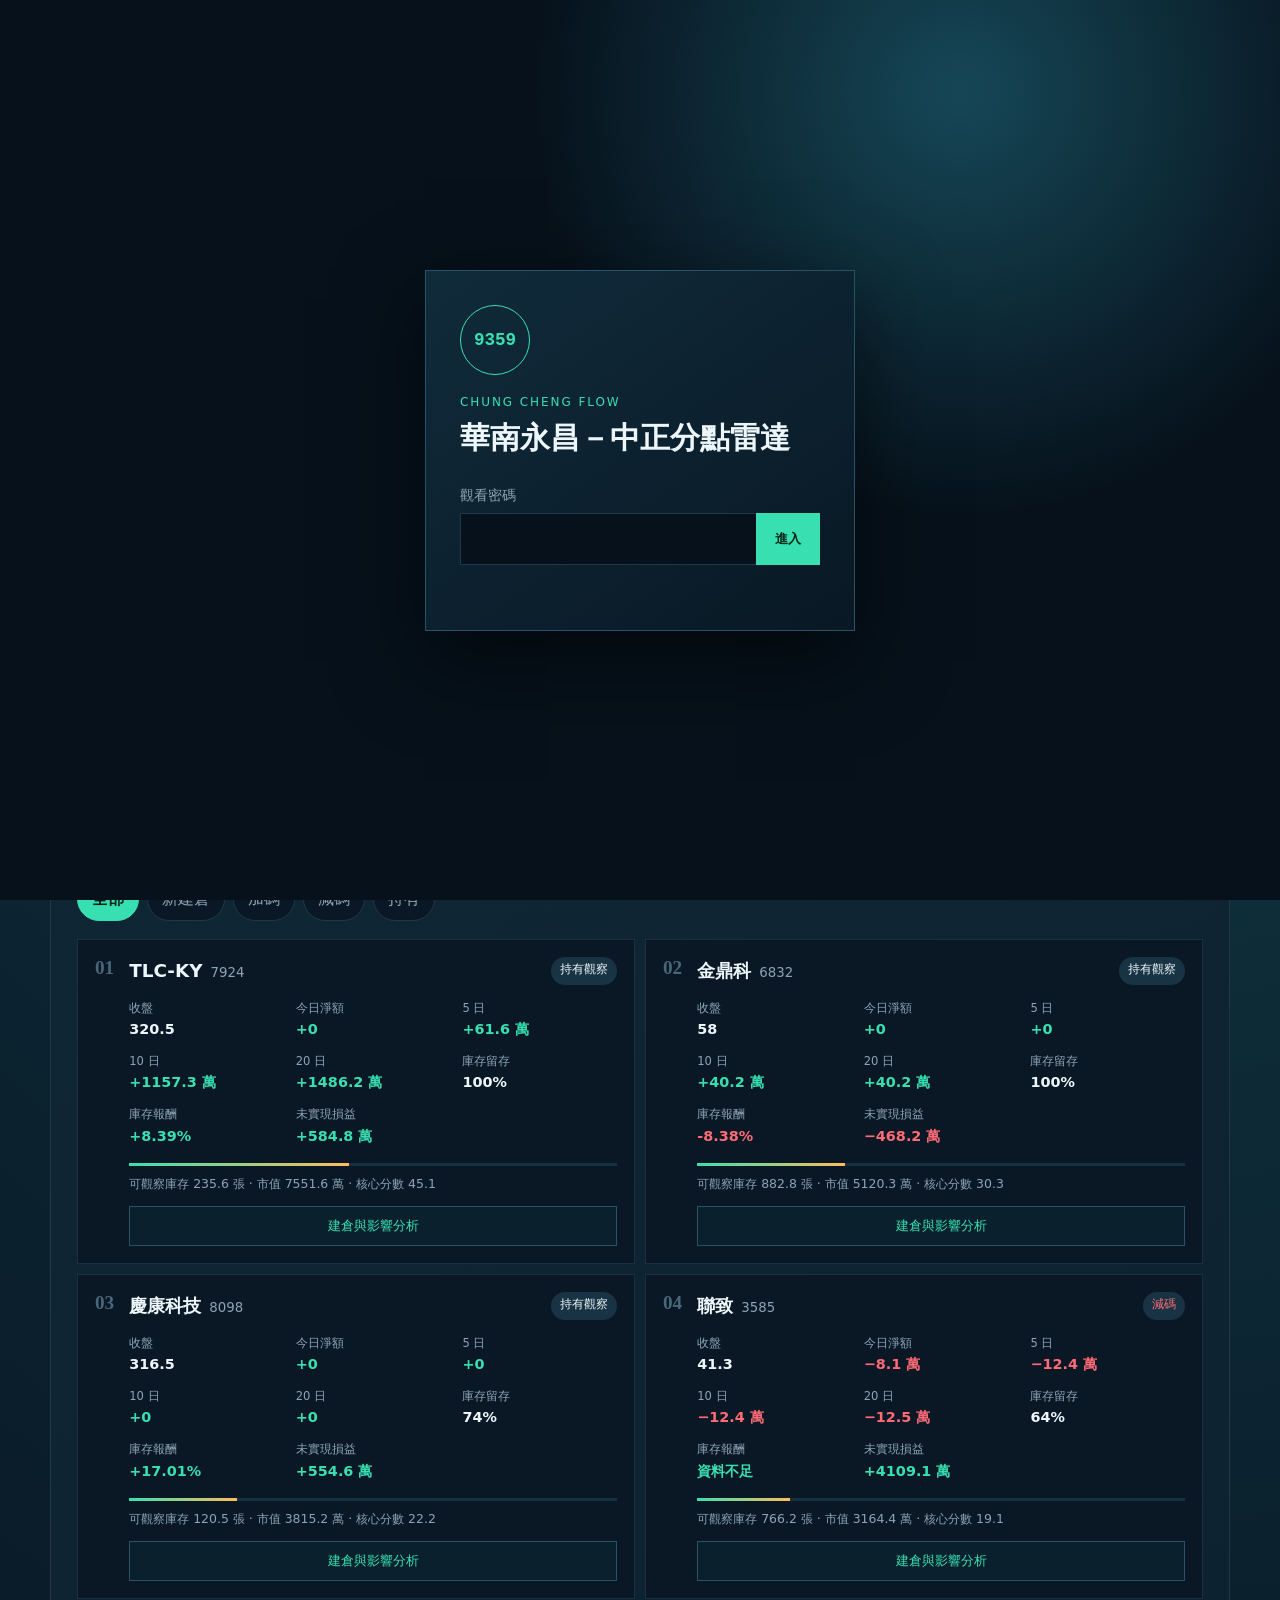
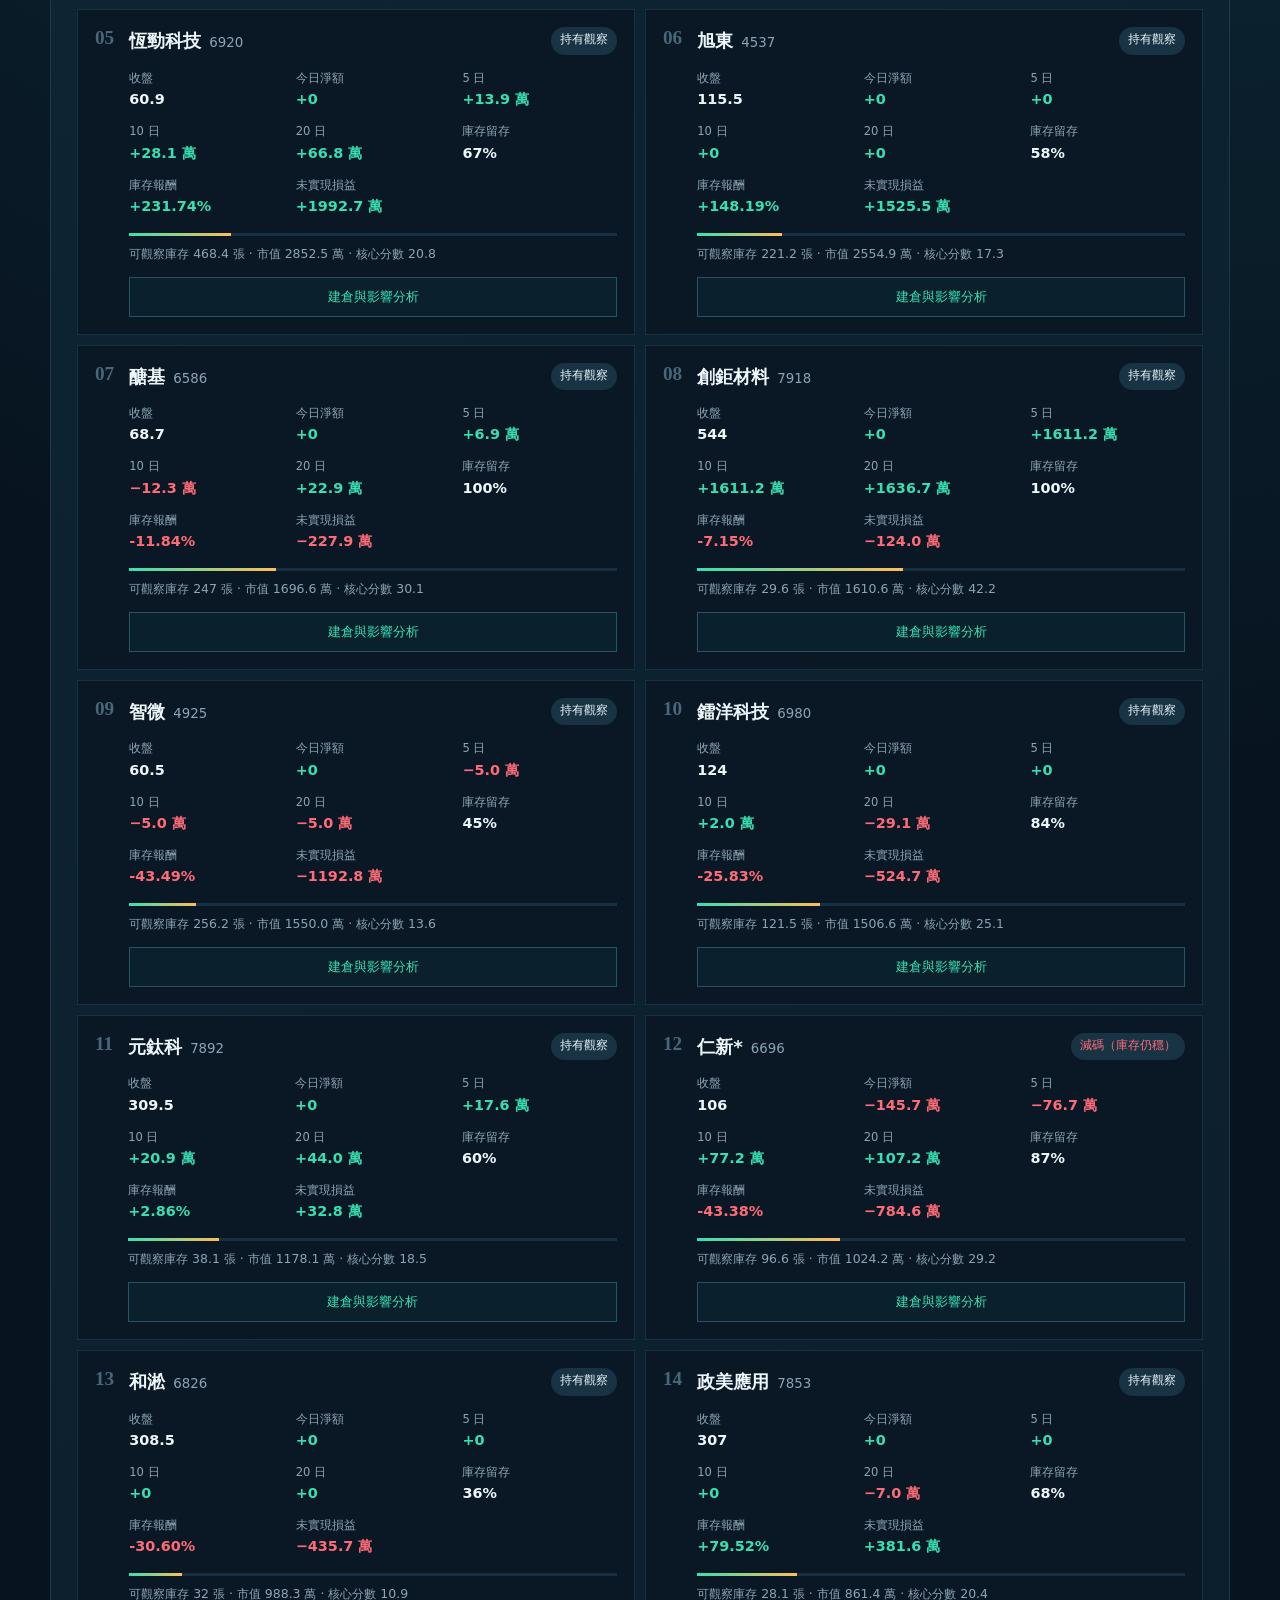
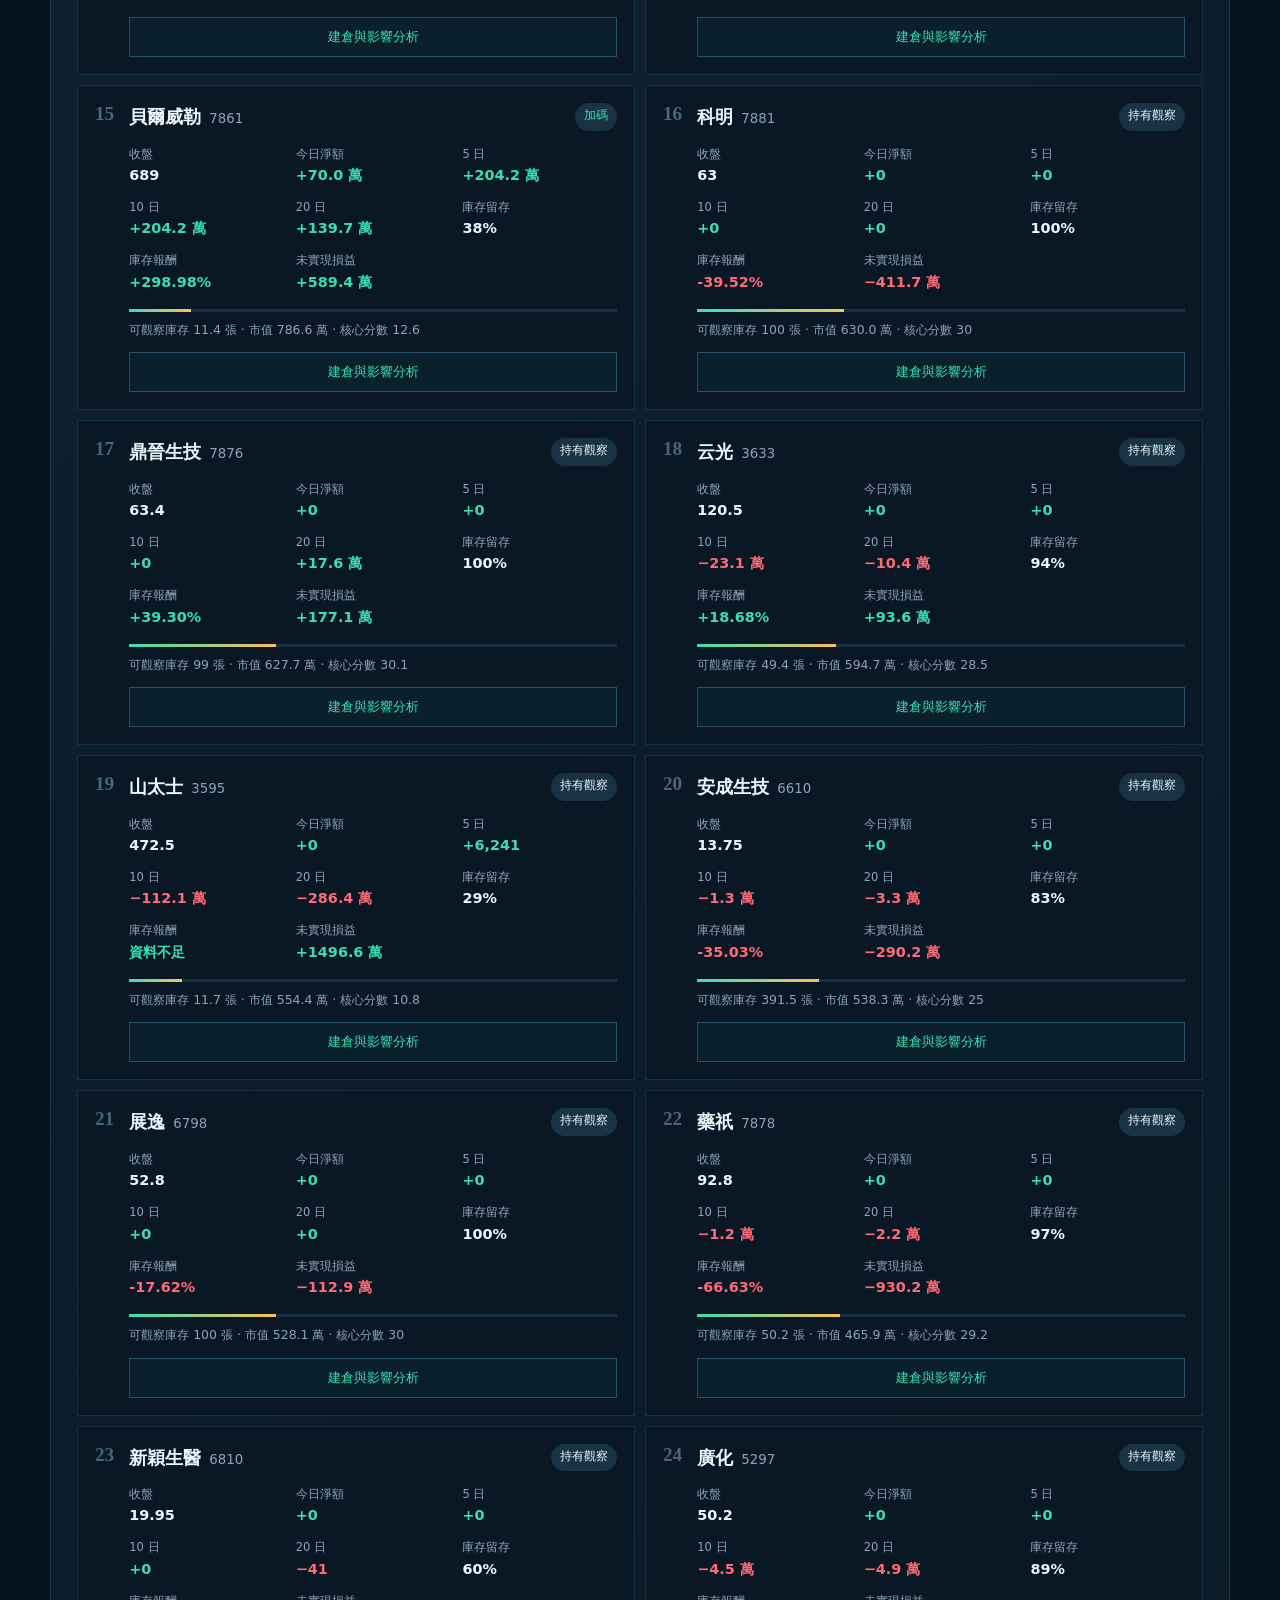
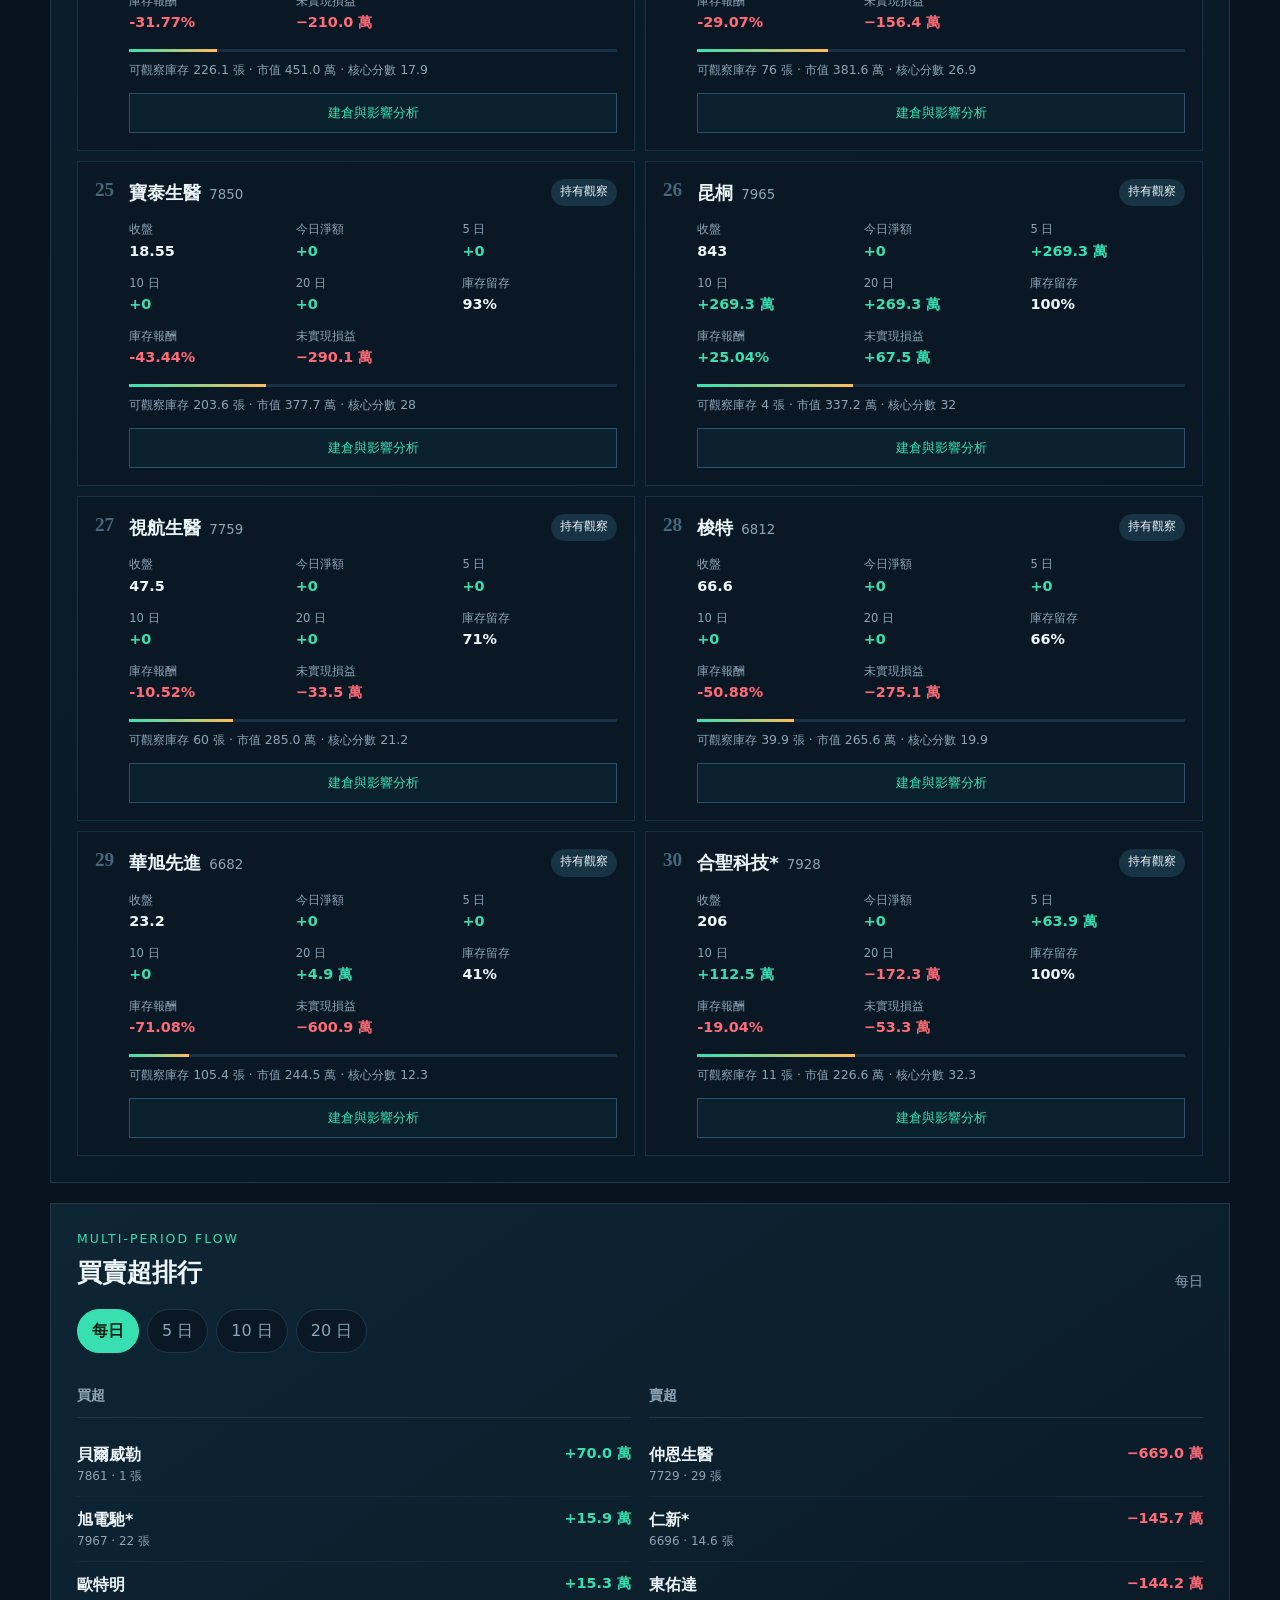
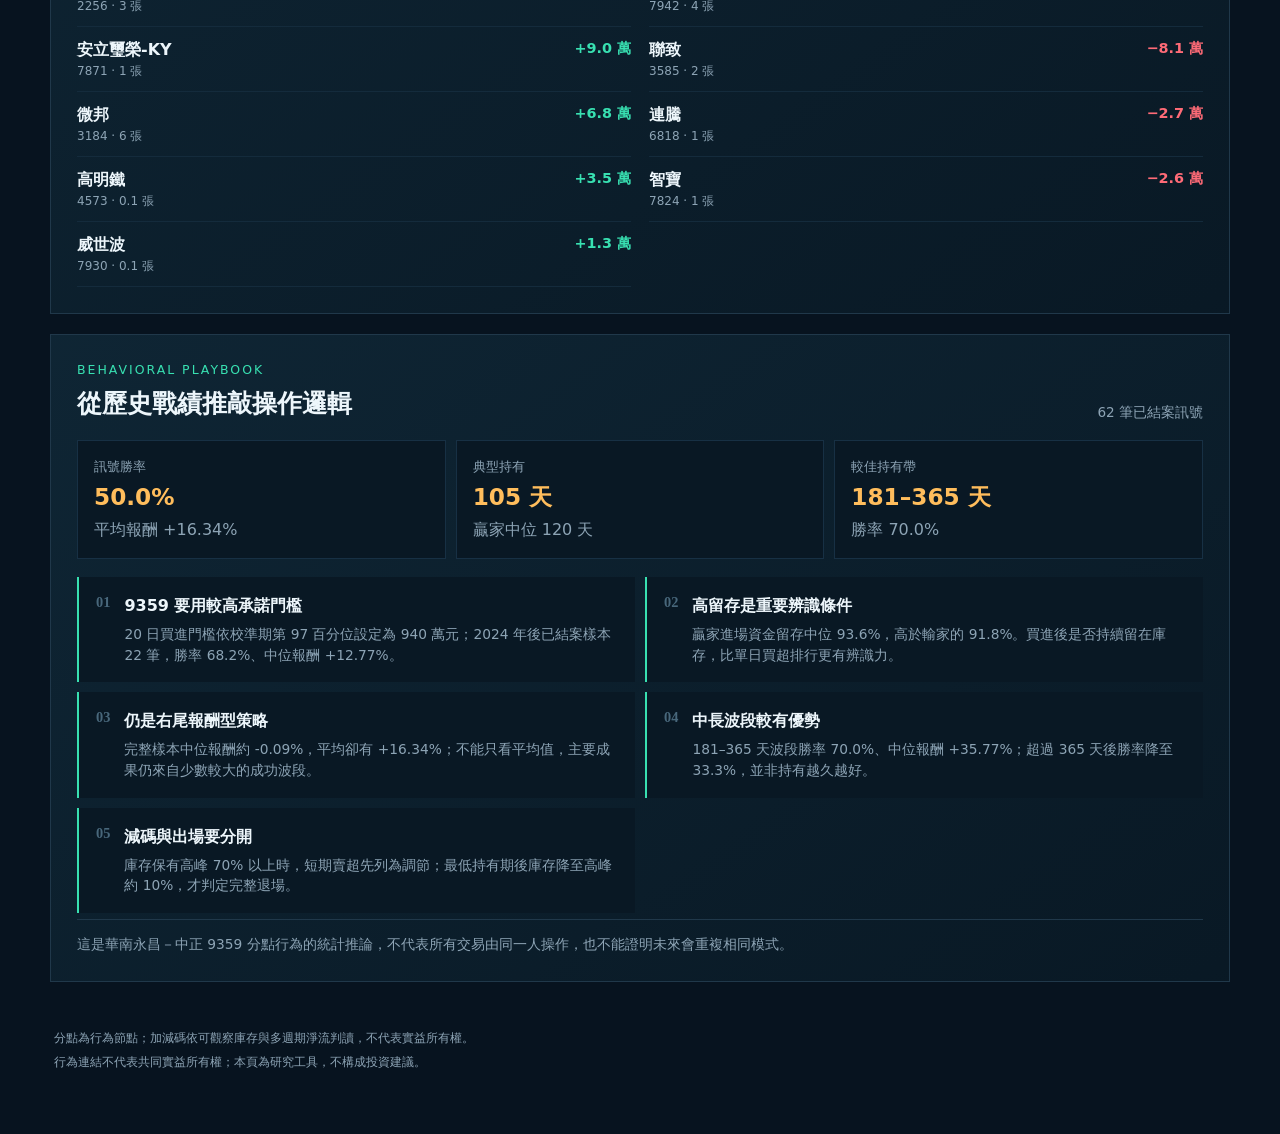
<file: index.html>
<!doctype html>
<html lang="zh-Hant">
<head>
  <meta charset="utf-8">
  <meta name="viewport" content="width=device-width,initial-scale=1">
  <meta name="theme-color" content="#07131f">
  <meta name="description" content="華南永昌－中正 9359 分點核心持股、每日與多週期買賣及加減碼追蹤">
  <title>華南永昌－中正 9359｜分點資金雷達</title>
  <link rel="stylesheet" href="./assets/app.css">
  <link rel="stylesheet" href="./assets/logic.css">
  <link rel="stylesheet" href="./assets/auth.css">
  <link rel="stylesheet" href="./assets/impact.css">
  <link rel="stylesheet" href="./assets/jump.css">
  <style>
    .logic-metrics{display:grid;grid-template-columns:repeat(3,1fr);gap:10px;margin-bottom:18px}.logic-metrics article{background:#091824;border:1px solid #173044;padding:16px}.logic-metrics small,.logic-metrics span{display:block;color:var(--muted)}.logic-metrics strong{display:block;font-size:1.45rem;color:var(--amber);margin:3px 0}.playbook{display:grid;grid-template-columns:1fr 1fr;gap:10px}.playbook article{display:flex;gap:14px;padding:17px;background:#091824;border-left:2px solid var(--mint)}.playbook i{color:#48677b;font:700 .9rem ui-monospace}.playbook b{font-size:1rem}.playbook p,.inference{color:var(--muted);font-size:.86rem;margin:6px 0 0}.inference{border-top:1px solid var(--line);padding-top:14px}
    @media(max-width:760px){.logic-metrics,.playbook{grid-template-columns:1fr}}
  </style>
</head>
<body class="locked">
  <section class="auth-gate" id="auth-gate" aria-labelledby="auth-title">
    <form class="auth-card" id="auth-form">
      <div class="auth-mark">9359</div><p>CHUNG CHENG FLOW</p>
      <h1 id="auth-title">華南永昌－中正分點雷達</h1>
      <label for="access-password">觀看密碼</label>
      <div class="auth-input"><input id="access-password" type="password" inputmode="numeric" autocomplete="current-password" required><button type="submit">進入</button></div>
      <span id="auth-error" role="alert"></span>
    </form>
  </section>
  <main class="shell">
    <header>
      <div class="brand"><i></i><span>HORIZON FLOW</span></div>
      <div class="header-actions"><a class="jump-flow" href="./strategy.html">兩檔策略追蹤 →</a><button class="jump-flow" id="jump-today" type="button">今日買賣 ↓</button><div class="fresh" id="fresh">資料載入中</div></div>
    </header>
    <section class="hero">
      <div><p>興櫃分點行為追蹤</p><h1>華南永昌－中正 <b>9359</b></h1><span>核心持股與資金動作，一眼辨識新建倉、加碼與減碼。</span></div>
      <div class="threshold"><small>20 日承諾門檻</small><strong id="threshold">—</strong><em>只用校準期資料設定</em></div>
    </section>
    <section class="summary" id="summary"></section>
    <section class="panel core">
      <div class="panel-head"><div><p>CORE POSITIONS</p><h2>主要核心股票</h2></div><span>依承諾、留存與資金規模排序</span></div>
      <div class="filters" id="actions">
        <button class="active" data-action="all">全部</button><button data-action="new">新建倉</button><button data-action="add">加碼</button><button data-action="trim,reduce">減碼</button><button data-action="hold">持有</button>
      </div>
      <div class="cards" id="core-list"></div>
      <p class="none" id="empty" hidden>這個分類目前沒有股票。</p>
    </section>
    <section class="panel flows" id="today-flow">
      <div class="panel-head"><div><p>MULTI-PERIOD FLOW</p><h2>買賣超排行</h2></div><span id="period-label">每日</span></div>
      <div class="filters" id="periods"><button class="active" data-period="1">每日</button><button data-period="5">5 日</button><button data-period="10">10 日</button><button data-period="20">20 日</button></div>
      <div class="split"><div><h3>買超</h3><div id="buyers"></div></div><div><h3>賣超</h3><div id="sellers"></div></div></div>
    </section>
    <section class="panel logic">
      <div class="panel-head"><div><p>BEHAVIORAL PLAYBOOK</p><h2>從歷史戰績推敲操作邏輯</h2></div><span>62 筆已結案訊號</span></div>
      <div class="logic-metrics">
        <article><small>訊號勝率</small><strong>50.0%</strong><span>平均報酬 +16.34%</span></article>
        <article><small>典型持有</small><strong>105 天</strong><span>贏家中位 120 天</span></article>
        <article><small>較佳持有帶</small><strong>181–365 天</strong><span>勝率 70.0%</span></article>
      </div>
      <div class="playbook">
        <article><i>01</i><div><b>9359 要用較高承諾門檻</b><p>20 日買進門檻依校準期第 97 百分位設定為 940 萬元；2024 年後已結案樣本 22 筆，勝率 68.2%、中位報酬 +12.77%。</p></div></article>
        <article><i>02</i><div><b>高留存是重要辨識條件</b><p>贏家進場資金留存中位 93.6%，高於輸家的 91.8%。買進後是否持續留在庫存，比單日買超排行更有辨識力。</p></div></article>
        <article><i>03</i><div><b>仍是右尾報酬型策略</b><p>完整樣本中位報酬約 -0.09%，平均卻有 +16.34%；不能只看平均值，主要成果仍來自少數較大的成功波段。</p></div></article>
        <article><i>04</i><div><b>中長波段較有優勢</b><p>181–365 天波段勝率 70.0%、中位報酬 +35.77%；超過 365 天後勝率降至 33.3%，並非持有越久越好。</p></div></article>
        <article><i>05</i><div><b>減碼與出場要分開</b><p>庫存保有高峰 70% 以上時，短期賣超先列為調節；最低持有期後庫存降至高峰約 10%，才判定完整退場。</p></div></article>
      </div>
      <p class="inference">這是華南永昌－中正 9359 分點行為的統計推論，不代表所有交易由同一人操作，也不能證明未來會重複相同模式。</p>
    </section>
    <footer><p id="method"></p><span>行為連結不代表共同實益所有權；本頁為研究工具，不構成投資建議。</span></footer>
  </main>
  <script src="./assets/auth.js" defer></script>
  <script src="./assets/app.js" defer></script>
  <script src="./assets/returns.js" defer></script>
  <script src="./assets/impact.js" defer></script>
</body>
</html>
</file>
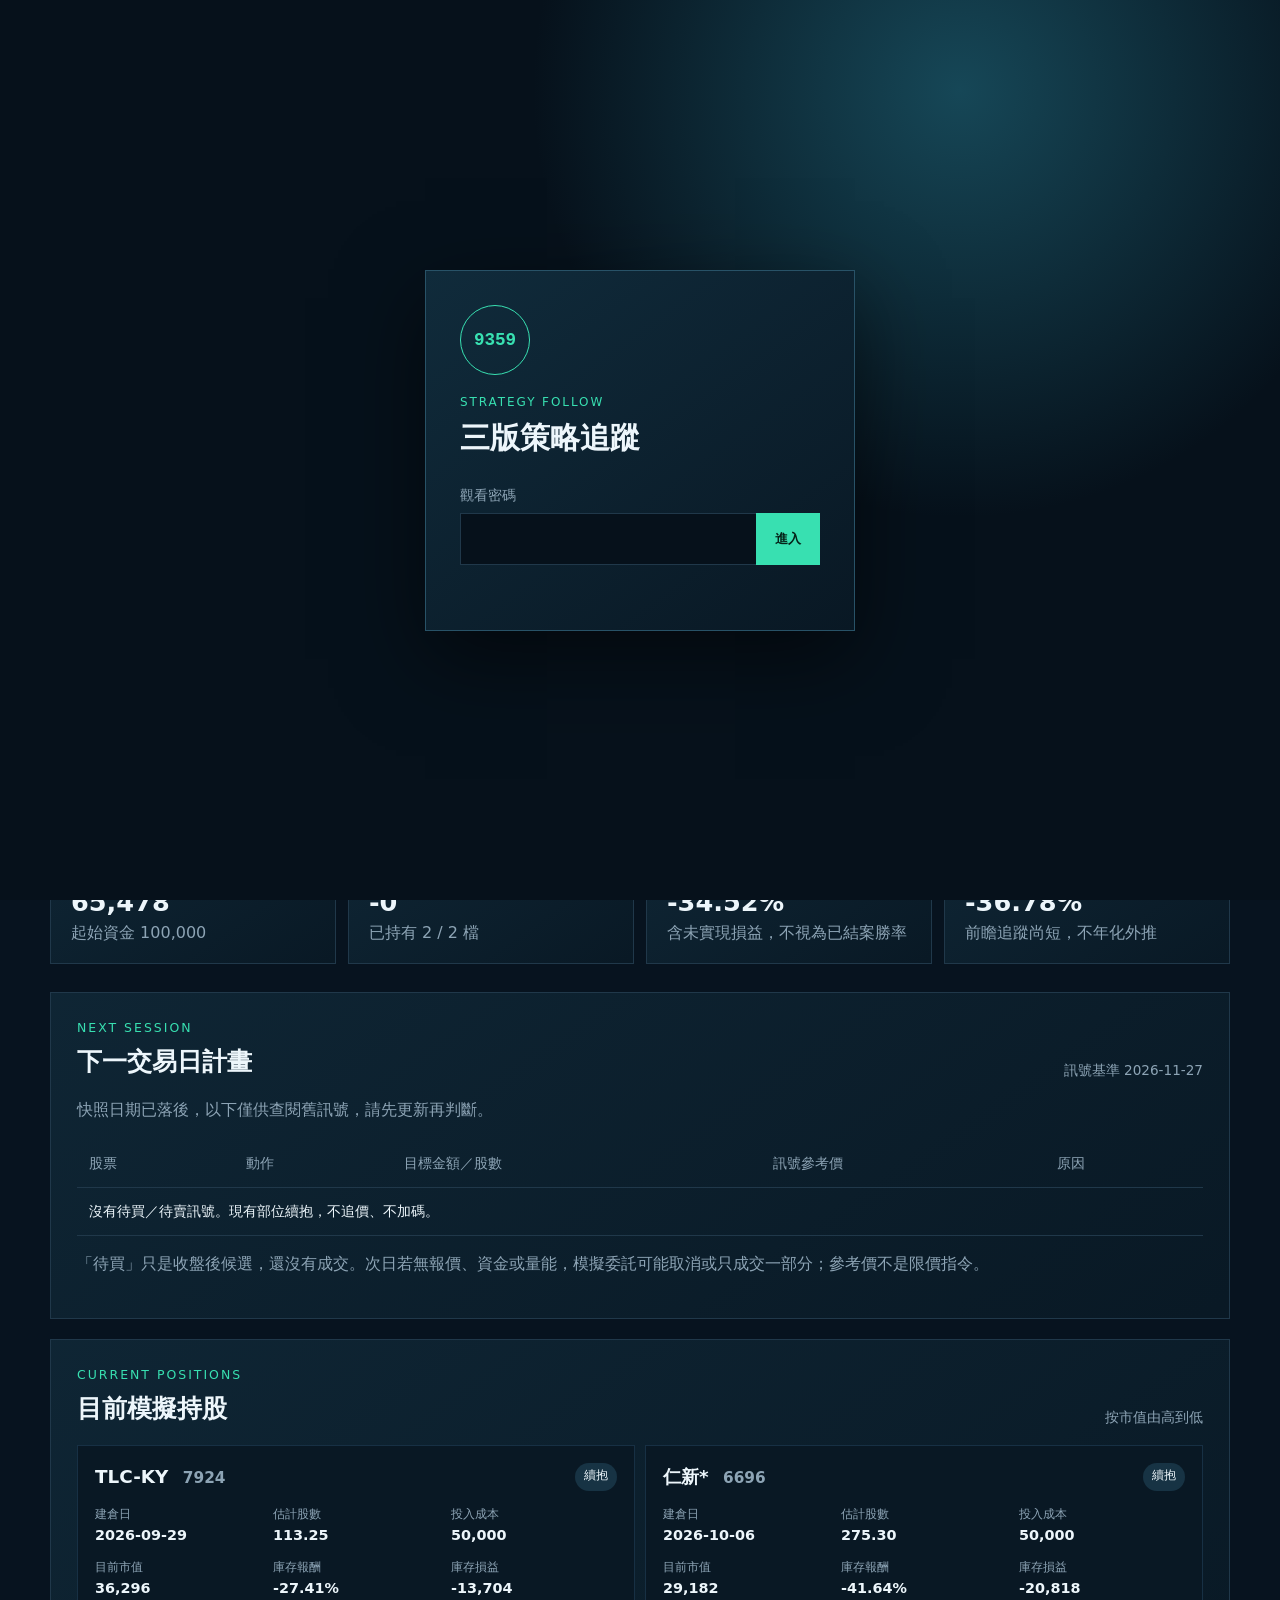
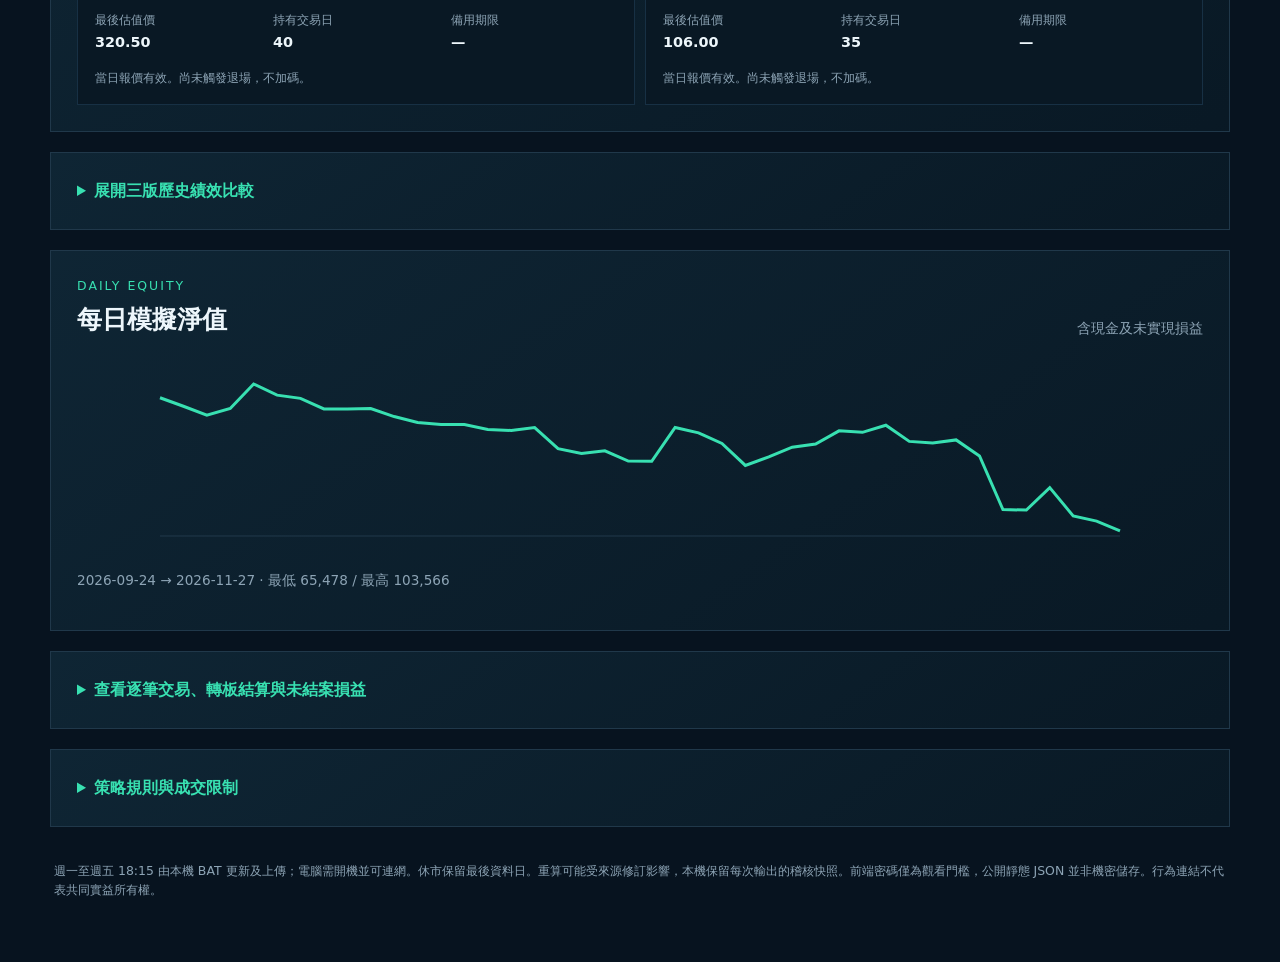
<file: strategy.html>
<!doctype html>
<html lang="zh-Hant"><head><meta charset="utf-8"><meta name="viewport" content="width=device-width,initial-scale=1"><meta name="theme-color" content="#07131f"><title>9359｜三版策略追蹤</title><link rel="stylesheet" href="./assets/app.css"><link rel="stylesheet" href="./assets/auth.css"><link rel="stylesheet" href="./assets/strategy.css?v=4"></head>
<body class="locked">
<section class="auth-gate" id="auth-gate" aria-labelledby="auth-title"><form class="auth-card" id="auth-form"><div class="auth-mark">9359</div><p>STRATEGY FOLLOW</p><h1 id="auth-title">三版策略追蹤</h1><label for="access-password">觀看密碼</label><div class="auth-input"><input id="access-password" type="password" inputmode="numeric" autocomplete="current-password" required><button type="submit">進入</button></div><span id="auth-error" role="alert"></span></form></section>
<main class="shell"><header><a class="nav-link" href="./index.html">← 分點總覽</a><div class="fresh" id="fresh">讀取策略快照…</div></header>
<section class="hero"><div><p>9359 · 紙上策略追蹤</p><h1>看懂今天 <b>怎麼做</b></h1><span>先選策略，再看今日計畫或去年回測。資料依收盤後更新。</span></div><div class="threshold"><small>資料日期</small><strong id="hero-date">載入中</strong><em>不是盤中即時訊號</em></div></section>
<p id="error" role="alert" hidden></p><p id="stale" class="notice" hidden></p>
<section class="chooser panel" aria-labelledby="choose-title"><div class="panel-head"><div><p>STEP 1</p><h2 id="choose-title">選一種策略</h2></div></div><div class="variant-grid" role="group" aria-label="選擇策略版本">
<button type="button" class="variant active" data-strategy="original" aria-pressed="true"><small>01 · 原始</small><strong>兩檔持有</strong><span>本金 10 萬 · 每檔 5 萬</span><em>持有兩檔，等原退場訊號才換。</em></button>
<button type="button" class="variant" data-strategy="rotation" aria-pressed="false"><small>02 · 換股</small><strong>淘弱留強</strong><span>本金 10 萬 · 每檔 5 萬</span><em>舊檔資金轉弱、新檔明顯更強才替換。</em></button>
<button type="button" class="variant" data-strategy="reserve" aria-pressed="false"><small>03 · 備用</small><strong>第三檔試持</strong><span>本金 20 萬＝原 10 萬＋備用 10 萬</span><em>第三檔試持 30 個交易日，再評選留兩檔。</em></button>
</div></section>
<section class="view-bar" aria-label="選擇查看內容"><div><small>STEP 2</small><h2 id="strategy-name">兩檔持有</h2><p id="strategy-explain"></p></div><div class="filters" role="group" aria-label="追蹤或回測"><button type="button" class="active" data-view="forward" aria-pressed="true">現在怎麼做</button><button type="button" data-view="historical" aria-pressed="false">去年若照做</button></div></section>
<p class="account-note" id="account-note"></p>
<section class="summary" id="summary" aria-live="polite"></section>
<section class="panel" id="daily"><div class="panel-head"><div><p>NEXT SESSION</p><h2>下一交易日計畫</h2></div><span id="signal-date"></span></div><p id="plan-note"></p><div class="table-scroll"><table><thead><tr><th>股票</th><th>動作</th><th>目標金額／股數</th><th>訊號參考價</th><th>原因</th></tr></thead><tbody id="orders"></tbody></table></div><p class="muted">「待買」只是收盤後候選，還沒有成交。次日若無報價、資金或量能，模擬委託可能取消或只成交一部分；參考價不是限價指令。</p></section>
<section class="panel"><div class="panel-head"><div><p>CURRENT POSITIONS</p><h2 id="holdings-title">這版目前持有</h2></div><span>按市值由高到低</span></div><div class="cards" id="holdings"></div></section>
<section class="panel"><details id="comparison-detail"><summary>展開三版歷史績效比較</summary><p class="muted">期間 2025-09-25 至 2026-09-24。備用版起始投入 20 萬，其他兩版各 10 萬；報酬率各以自己的本金計算。</p><div class="table-scroll"><table><thead><tr><th>版本</th><th>投入本金</th><th>期末淨值</th><th>損益</th><th>期間報酬</th><th>最大回撤</th><th>後半年新資金報酬</th></tr></thead><tbody id="comparison"></tbody></table></div><p class="muted">後半年欄是重新從現金開始的模擬，不承接上半年持股。這些規則都參考過歷史資料，還需往後驗證。</p></details></section>
<section class="panel"><div class="panel-head"><div><p>DAILY EQUITY</p><h2>每日模擬淨值</h2></div><span>含現金及未實現損益</span></div><div id="chart"></div></section>
<section class="panel"><details><summary>查看逐筆交易、轉板結算與未結案損益</summary><div class="table-scroll"><table><thead><tr><th>股票</th><th>買入日</th><th>賣出／結算日</th><th>狀態</th><th>損益</th><th>報酬</th></tr></thead><tbody id="trades"></tbody></table></div></details></section>
<section class="panel"><details><summary>策略規則與成交限制</summary><ol><li>5 日買進至少 500 萬，淨買進占買進至少 55%，淨買進至少 200 萬；當日淨買且估算庫存為正。</li><li>淘弱留強版：持有至少 20 個交易日、庫存低於高峰 50%、近 5 日淨賣；第三檔 5 日買進額至少為弱檔的 2 倍且符合原進場條件，下一交易日先賣弱檔，有空位與資金才買新檔。成交不足則不預支。</li><li>備用版：前兩檔各以 5 萬進場；第三檔只用額外備用的 10 萬，最多試持 30 交易日，按 5 日淨買／500 萬、20 日淨買／2,000 萬及庫存留存率的合計分數留下最強兩檔。第 30 日收盤決定、次交易日嘗試賣最弱一檔；無量或缺價時待賣，不能保證 30 日當天完成成交。</li><li>原始與換股版最多 2 檔、起始 10 萬且每檔目標 5 萬；備用版起始總額 20 萬、最多暫持 3 檔。所有版本不足額成交不追補。多個訊號依前一日 20 日買進金額排序。</li><li>過去 20 日平均交易金額的 1% 至少可容納該帳戶的每檔目標金額，次日成交上限為當日量的 1%。因此有訊號不代表一定買得到。</li><li>持有至少 20 個交易日、估算庫存降至高峰 10% 以下且當日淨賣，才觸發退場。沒有獨立價格停損或加碼規則。</li><li>一般模擬买入採次日最高價加 0.2% 滑價；賣出採最低價減 0.2%，另扣手續費 0.1425%、賣出稅 0.3%。這是日資料評估模型，不是預知最高最低價的下單方法。</li><li>歷史回測按最後興櫃成交價結算。新追蹤於本地首次確認上市櫃事件後才入帳，不提前釋出現金；仍依最後興櫃价扣費稅，屬假設性結算，不保證實際成交。</li><li>缺價持股保留最後可用估值，並標示缺報價；不因消失就當作獲利結案。未完整處理除權息、最低手續費及整股限制。</li></ol></details></section>
<footer>週一至週五 18:15 由本機 BAT 更新及上傳；電腦需開機並可連網。休市保留最後資料日。重算可能受來源修訂影響，本機保留每次輸出的稽核快照。前端密碼僅為觀看門檻，公開靜態 JSON 並非機密儲存。行為連結不代表共同實益所有權。</footer>
</main><script src="./assets/auth.js" defer></script><script src="./assets/strategy.js?v=5" defer></script></body></html>
</file>
<file: assets/app.css>
:root{--bg:#07131f;--panel:#0d1d2b;--line:#20384a;--text:#edf6fb;--muted:#8da4b5;--mint:#38e0b1;--red:#ff6b77;--amber:#ffbd5c}*{box-sizing:border-box}body{margin:0;background:radial-gradient(circle at 85% 0,#123c49 0,transparent 32%),var(--bg);color:var(--text);font:16px/1.5 Inter,"Noto Sans TC",system-ui,sans-serif}.shell{width:min(1180px,calc(100% - 32px));margin:auto;padding:22px 0 48px}header{display:flex;justify-content:space-between;align-items:center;border-bottom:1px solid var(--line);padding-bottom:18px}.brand{display:flex;gap:10px;align-items:center;font-weight:800;letter-spacing:.14em}.brand i{width:10px;height:10px;border-radius:50%;background:var(--mint);box-shadow:0 0 20px var(--mint)}.fresh{color:var(--muted);font-size:.875rem}.hero{display:grid;grid-template-columns:1fr auto;gap:30px;align-items:end;padding:54px 0 30px}.hero p,.panel-head p{margin:0 0 5px;color:var(--mint);font-size:.78rem;letter-spacing:.16em}.hero h1{font-size:clamp(2.5rem,7vw,5.6rem);line-height:1;margin:0 0 15px}.hero h1 b{color:var(--mint);font-weight:300}.hero span{color:var(--muted)}.threshold{background:#0b202d;border:1px solid #285267;padding:18px 24px;min-width:230px}.threshold small,.threshold em{display:block;color:var(--muted);font-style:normal}.threshold strong{display:block;font-size:1.5rem;color:var(--amber);margin:4px 0}.summary{display:grid;grid-template-columns:repeat(3,1fr);gap:12px;margin-bottom:28px}.summary article,.panel{background:linear-gradient(145deg,rgba(15,38,53,.96),rgba(9,25,37,.96));border:1px solid var(--line)}.summary article{padding:18px 20px}.summary small,.summary span{color:var(--muted)}.summary strong{display:block;font-size:2rem}.panel{padding:26px;margin-bottom:20px}.panel-head{display:flex;justify-content:space-between;align-items:end;margin-bottom:18px}.panel-head h2{margin:0;font-size:1.55rem}.panel-head>span{color:var(--muted);font-size:.85rem}.filters{display:flex;gap:8px;overflow:auto;margin-bottom:18px}.filters button{border:1px solid var(--line);background:#091824;color:var(--muted);padding:9px 14px;border-radius:999px;white-space:nowrap;font:inherit;cursor:pointer}.filters button.active{color:#052218;background:var(--mint);border-color:var(--mint);font-weight:800}.cards{display:grid;grid-template-columns:repeat(2,1fr);gap:10px}.stock{display:flex;gap:15px;padding:17px;background:#091824;border:1px solid #173044}.rank{font:700 1.2rem ui-monospace;color:#48677b}.stock-main{min-width:0;flex:1}.stock-title{display:flex;justify-content:space-between;gap:10px}.stock-title b{font-size:1.15rem}.stock-title small{color:var(--muted);margin-left:8px}.tag{padding:3px 9px;border-radius:999px;font-size:.78rem;background:#173344}.tag.new,.tag.add{color:var(--mint)}.tag.trim,.tag.reduce,.tag.exit{color:var(--red)}.grid{display:grid;grid-template-columns:repeat(3,1fr);gap:12px;margin:15px 0}.grid small{display:block;color:var(--muted);font-size:.72rem}.grid b{font-size:.9rem}.up{color:var(--mint)!important}.down{color:var(--red)!important}.bar{height:3px;background:#173044}.bar i{display:block;height:100%;background:linear-gradient(90deg,var(--mint),var(--amber))}.stock p{color:var(--muted);font-size:.78rem;margin:9px 0 0}.split{display:grid;grid-template-columns:1fr 1fr;gap:18px}.split h3{font-size:.9rem;color:var(--muted);border-bottom:1px solid var(--line);padding-bottom:10px}.split article{display:flex;justify-content:space-between;padding:11px 0;border-bottom:1px solid #142b3c}.split article small{display:block;color:var(--muted);font-size:.75rem}.split article strong{font-size:.9rem}.none{color:var(--muted)}footer{color:var(--muted);font-size:.78rem;padding:15px 4px}footer p{margin-bottom:5px}@media(max-width:760px){.shell{width:min(100% - 20px,1180px)}.hero{grid-template-columns:1fr;padding-top:36px}.threshold{min-width:0}.summary{grid-template-columns:1fr 1fr}.summary article:first-child{grid-column:1/-1}.cards,.split{grid-template-columns:1fr}.panel{padding:18px}.panel-head{align-items:start;gap:10px}.panel-head>span{max-width:45%;text-align:right}.grid{grid-template-columns:repeat(2,1fr)}}
</file>
<file: assets/logic.css>
.logic-metrics{display:grid;grid-template-columns:repeat(3,1fr);gap:10px;margin-bottom:18px}.logic-metrics article{background:#091824;border:1px solid #173044;padding:16px}.logic-metrics small,.logic-metrics span{display:block;color:var(--muted)}.logic-metrics strong{display:block;font-size:1.45rem;color:var(--amber);margin:3px 0}.playbook{display:grid;grid-template-columns:1fr 1fr;gap:10px}.playbook article{display:flex;gap:14px;padding:17px;background:#091824;border-left:2px solid var(--mint)}.playbook i{color:#48677b;font:700 .9rem ui-monospace}.playbook b{font-size:1rem}.playbook p,.inference{color:var(--muted);font-size:.86rem;margin:6px 0 0}.inference{border-top:1px solid var(--line);padding-top:14px}@media(max-width:760px){.logic-metrics{grid-template-columns:1fr}.playbook{grid-template-columns:1fr}}
</file>
<file: assets/auth.css>
body.locked{overflow:hidden}.auth-gate{position:fixed;inset:0;z-index:1000;display:grid;place-items:center;padding:20px;background:radial-gradient(circle at 75% 10%,#164757 0,transparent 34%),#06111b}.auth-gate[hidden]{display:none}.auth-card{width:min(430px,100%);padding:34px;background:linear-gradient(145deg,#102b3b,#091824);border:1px solid #285267;box-shadow:0 28px 80px #0008}.auth-mark{display:grid;place-items:center;width:70px;height:70px;border:1px solid var(--mint);border-radius:50%;color:var(--mint);font:800 1.1rem ui-monospace,monospace}.auth-card p{margin:18px 0 4px;color:var(--mint);font-size:.75rem;letter-spacing:.16em}.auth-card h1{margin:0 0 25px;font-size:1.9rem}.auth-card label{display:block;margin-bottom:7px;color:var(--muted);font-size:.85rem}.auth-input{display:flex}.auth-input input{min-width:0;flex:1;border:1px solid var(--line);border-right:0;background:#06111b;color:var(--text);padding:13px 14px;font:inherit;outline:none}.auth-input input:focus{border-color:var(--mint)}.auth-input button{border:0;background:var(--mint);color:#052218;padding:0 19px;font-weight:800;cursor:pointer}.auth-card>span{display:block;min-height:22px;margin-top:9px;color:var(--red);font-size:.85rem}
</file>
<file: assets/impact.css>
.impact-toggle{width:100%;margin-top:13px;padding:10px 12px;border:1px solid #285267;background:#0b202d;color:var(--mint);font:700 .86rem inherit;cursor:pointer}.impact-toggle:hover,.impact-toggle[aria-expanded="true"]{background:#123142}.impact-detail{margin-top:10px;padding:14px;background:#06131e;border:1px solid #173044}.impact-summary{display:grid;grid-template-columns:repeat(4,1fr);gap:10px;margin-bottom:12px}.impact-summary span{padding:9px;background:#0b1e2b}.impact-summary small{display:block;color:var(--muted);font-size:.7rem}.impact-summary b{font-size:.86rem}.impact-table-wrap{overflow:auto}.impact-detail table{width:100%;border-collapse:collapse;white-space:nowrap;font-size:.76rem}.impact-detail th,.impact-detail td{padding:8px 7px;text-align:right;border-bottom:1px solid #173044}.impact-detail th:first-child,.impact-detail td:first-child,.impact-detail th:nth-child(2),.impact-detail td:nth-child(2){text-align:left}.event{font-weight:700}.event.add{color:var(--mint)}.event.reduce{color:var(--red)}.impact-note,.impact-empty{color:var(--muted);font-size:.72rem;margin:10px 0 0}@media(max-width:760px){.impact-summary{grid-template-columns:1fr 1fr}}
</file>
<file: assets/jump.css>
html { scroll-behavior: smooth; }
.header-actions { display: flex; align-items: center; gap: 12px; }
.jump-flow {
  border: 1px solid var(--mint);
  background: transparent;
  color: var(--mint);
  padding: 7px 12px;
  border-radius: 999px;
  font: 700 .82rem/1 inherit;
  cursor: pointer;
}
.jump-flow:hover,
.jump-flow:focus-visible { background: var(--mint); color: #052218; }
@media (max-width: 520px) {
  .header-actions { gap: 7px; }
  .jump-flow { padding: 6px 9px; }
  .fresh { font-size: .76rem; }
}
</file>
<file: assets/strategy.css>
.nav-link{color:var(--mint);text-decoration:none}.hero h1{font-size:clamp(2.3rem,6vw,4.7rem)}.notice{padding:16px 20px;background:#30291c;border:1px solid #6e532f;color:#ffd28c;margin-bottom:22px;font-size:.9rem}.account-note,.muted,#plan-note{color:var(--muted)}.account-note{min-height:3em}.summary{grid-template-columns:repeat(4,1fr)}.summary strong{font-size:1.6rem}.table-scroll{overflow:auto;margin-top:18px}table{border-collapse:collapse;width:100%;font-size:.88rem}th{text-align:left;color:var(--muted);font-weight:500;white-space:nowrap}td,th{padding:13px 12px;border-bottom:1px solid var(--line)}td{min-width:100px}td:last-child{min-width:180px}summary{cursor:pointer;color:var(--mint);font-weight:700}li{margin:12px 0;color:var(--muted)}#chart svg{display:block;width:100%;height:200px}#chart p{color:var(--muted);font-size:.85rem}.stock small{color:var(--muted)}.buy{color:var(--mint)}.sell{color:var(--amber)}@media(max-width:760px){.summary{grid-template-columns:1fr 1fr}.summary article:first-child{grid-column:auto}.summary strong{font-size:1.3rem}.panel-head{display:block}.panel-head>span{max-width:none;text-align:left}}
.variant-grid{display:grid;grid-template-columns:repeat(3,1fr);gap:12px}.variant{display:flex;flex-direction:column;text-align:left;gap:5px;min-height:153px;padding:18px;border:1px solid var(--line);border-radius:12px;background:#091824;color:var(--text);cursor:pointer;font:inherit}.variant small{color:var(--mint);font-weight:700;letter-spacing:.06em}.variant strong{font-size:1.3rem}.variant span{color:var(--amber);font-weight:700}.variant em{color:var(--muted);font-size:.86rem;font-style:normal}.variant.active{border:2px solid var(--mint);background:#123d39;box-shadow:0 0 0 2px #38e0b122}.variant:focus-visible,.view-bar button:focus-visible{outline:3px solid var(--amber);outline-offset:2px}.view-bar{display:flex;justify-content:space-between;align-items:end;gap:18px;margin:25px 0 8px}.view-bar small{color:var(--mint);font-weight:700}.view-bar h2{margin:3px 0;font-size:1.75rem}.view-bar p{margin:0;color:var(--muted)}.view-bar .filters{margin:0;flex-shrink:0}.account-note{min-height:0;margin:0 0 22px}.panel[hidden]{display:none!important}
@media(max-width:760px){.variant-grid{grid-template-columns:1fr}.variant{min-height:0}.view-bar{display:block}.view-bar .filters{margin-top:16px}.view-bar .filters button{flex:1}}
</file>
